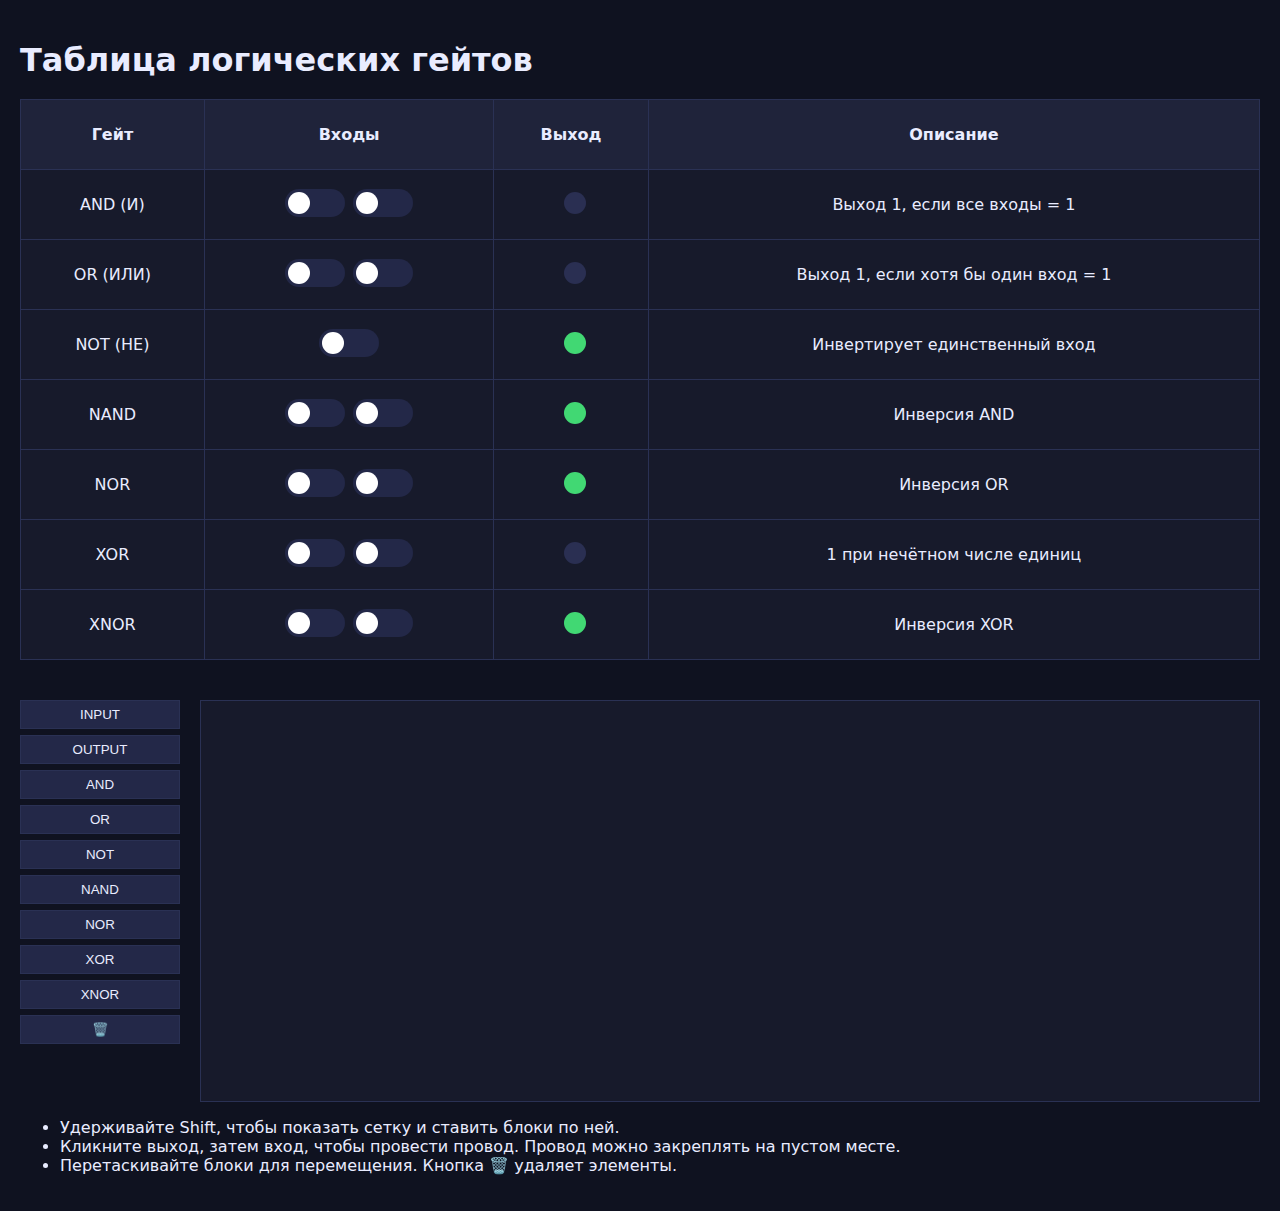
<file: index.html>
<!DOCTYPE html>
<html lang="ru">
<head>
  <meta charset="UTF-8" />
  <meta name="viewport" content="width=device-width, initial-scale=1" />
  <title>Логические гейты — таблица</title>
  <link rel="stylesheet" href="style.css" />
</head>
<body>
  <h1>Таблица логических гейтов</h1>
  <table>
    <thead>
      <tr>
        <th>Гейт</th>
        <th>Входы</th>
        <th>Выход</th>
        <th>Описание</th>
      </tr>
    </thead>
    <tbody id="tbody"></tbody>
  </table>

  <div id="builder">
    <div id="palette"></div>
    <div id="workspace">
      <svg id="wires"></svg>
    </div>
  </div>

  <div id="hints">
    <ul>
      <li>Удерживайте Shift, чтобы показать сетку и ставить блоки по ней.</li>
      <li>Кликните выход, затем вход, чтобы провести провод. Провод можно закреплять на пустом месте.</li>
      <li>Перетаскивайте блоки для перемещения. Кнопка 🗑️ удаляет элементы.</li>
    </ul>
  </div>

  <script type="module" src="js/table.js"></script>
  <script type="module" src="js/builder.js"></script>
</body>
</html>
</file>
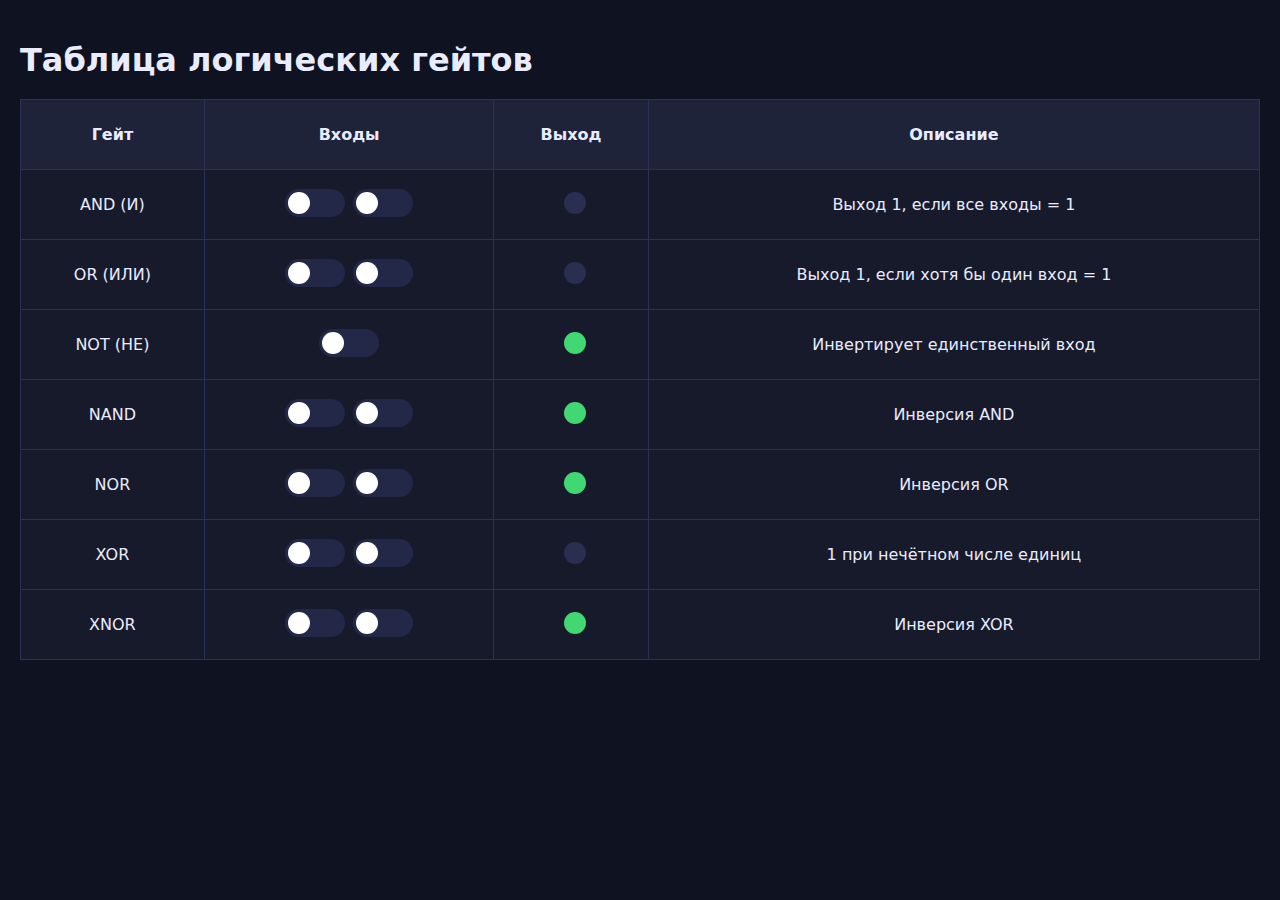
<file: логические_гейты_интерактивная_html_игра_русский.html>
<!DOCTYPE html>
<html lang="ru">
<head>
  <meta charset="UTF-8" />
  <meta name="viewport" content="width=device-width, initial-scale=1" />
  <title>Логические гейты — таблица</title>
  <style>
    body{background:#0f1220;color:#e9ecff;font-family:system-ui,sans-serif;margin:0;padding:20px}
    h1{margin-bottom:20px}
    table{width:100%;border-collapse:collapse;background:#171a2b;border:1px solid #2a3154}
    th,td{border:1px solid #2a3154;padding:12px;text-align:center}
    th{background:#1f233a}
    tr{height:70px}
    .switch{cursor:pointer;display:inline-block;width:60px;height:28px;background:#232848;border-radius:14px;position:relative;margin:0 4px}
    .switch[data-on="1"]{background:#41d873}
    .switch .knob{position:absolute;top:3px;left:3px;width:22px;height:22px;background:white;border-radius:50%;transition:0.2s}
    .switch[data-on="1"] .knob{left:35px}
    .lamp{width:22px;height:22px;border-radius:50%;display:inline-block;background:#2a2f52;margin-left:8px}
    .lamp.on{background:#41d873}
  </style>
</head>
<body>
  <h1>Таблица логических гейтов</h1>
  <table>
    <thead>
      <tr>
        <th>Гейт</th>
        <th>Входы</th>
        <th>Выход</th>
        <th>Описание</th>
      </tr>
    </thead>
    <tbody id="tbody"></tbody>
  </table>

  <script>
    const GATES = [
      { key:"AND",  name:"AND (И)",   desc:"Выход 1, если все входы = 1", minInputs:2 },
      { key:"OR",   name:"OR (ИЛИ)",  desc:"Выход 1, если хотя бы один вход = 1", minInputs:2 },
      { key:"NOT",  name:"NOT (НЕ)",  desc:"Инвертирует единственный вход", minInputs:1, maxInputs:1 },
      { key:"NAND", name:"NAND",      desc:"Инверсия AND", minInputs:2 },
      { key:"NOR",  name:"NOR",       desc:"Инверсия OR", minInputs:2 },
      { key:"XOR",  name:"XOR",       desc:"1 при нечётном числе единиц", minInputs:2 },
      { key:"XNOR", name:"XNOR",      desc:"Инверсия XOR", minInputs:2 },
    ];

    function evaluateGate(key, inputs){
      switch(key){
        case 'AND':  return inputs.every(v=>v===1)?1:0;
        case 'OR':   return inputs.some(v=>v===1)?1:0;
        case 'NOT':  return inputs[0]===1?0:1;
        case 'NAND': return evaluateGate('AND',inputs)^1;
        case 'NOR':  return evaluateGate('OR',inputs)^1;
        case 'XOR':  return inputs.reduce((acc,v)=>acc^v,0);
        case 'XNOR': return evaluateGate('XOR',inputs)^1;
        default: return 0;
      }
    }

    function createSwitch(initial=0,onToggle){
      const sw=document.createElement('div');
      sw.className='switch';
      sw.dataset.on=initial;
      const knob=document.createElement('div');
      knob.className='knob';
      sw.append(knob);
      sw.onclick=()=>{
        sw.dataset.on=sw.dataset.on==='1'?'0':'1';
        onToggle();
      };
      return sw;
    }

    function addRow(g){
      const tr=document.createElement('tr');
      const td1=document.createElement('td');
      td1.textContent=g.name;
      const td2=document.createElement('td');
      const td3=document.createElement('td');
      const td4=document.createElement('td');
      td4.textContent=g.desc;

      const n=g.maxInputs===1?1:2;
      const switches=[];
      for(let i=0;i<n;i++){
        const sw=createSwitch(0,update);
        td2.append(sw);
        switches.push(sw);
      }

      const lamp=document.createElement('span');
      lamp.className='lamp';
      td3.append(lamp);

      function update(){
        const vals=switches.map(sw=>Number(sw.dataset.on));
        const out=evaluateGate(g.key,vals);
        lamp.classList.toggle('on',out===1);
      }

      update();
      tr.append(td1,td2,td3,td4);
      document.getElementById('tbody').append(tr);
    }

    GATES.forEach(addRow);
  </script>
</body>
</html>
</file>
<file: style.css>
body{background:#0f1220;color:#e9ecff;font-family:system-ui,sans-serif;margin:0;padding:20px}
h1{margin-bottom:20px}
table{width:100%;border-collapse:collapse;background:#171a2b;border:1px solid #2a3154}
th,td{border:1px solid #2a3154;padding:12px;text-align:center}
th{background:#1f233a}
tr{height:70px}
.switch{cursor:pointer;display:inline-block;width:60px;height:28px;background:#232848;border-radius:14px;position:relative;margin:0 4px}
.switch[data-on="1"]{background:#41d873}
.switch .knob{position:absolute;top:3px;left:3px;width:22px;height:22px;background:white;border-radius:50%;transition:0.2s}
.switch[data-on="1"] .knob{left:35px}
.lamp{width:22px;height:22px;border-radius:50%;display:inline-block;background:#2a2f52;margin-left:8px}
.lamp.on{background:#41d873}

#builder{margin-top:40px;display:flex;gap:20px}
#palette{width:160px}
#palette button{width:100%;margin-bottom:6px;padding:6px;background:#232848;color:#e9ecff;border:1px solid #2a3154;cursor:pointer}
#palette button.active{outline:2px solid #41d873}
#workspace{position:relative;flex:1;height:400px;background:#171a2b;border:1px solid #2a3154}
#wires{position:absolute;top:0;left:0;width:100%;height:100%;pointer-events:none}
.wire{stroke:#2a3154;stroke-width:2}
.wire.on{stroke:red}
.wire.ghost-wire{stroke:#888;stroke-dasharray:4 2}
.node{position:absolute;background:#1f233a;border:1px solid #2a3154;border-radius:4px;color:#e9ecff;font-size:14px;width:80px;height:60px;display:flex;align-items:center;justify-content:center}
.node.ghost{opacity:.5;pointer-events:none}
.node button.small{position:absolute;width:16px;height:16px;padding:0;font-size:12px}
.node button.add-input{top:2px;right:2px}
.node button.remove-input{top:2px;right:20px}
.port{width:12px;height:12px;border-radius:50%;background:#444;position:absolute;cursor:pointer}
.port.in{left:-6px}
.port.out{right:-6px}
</file>
